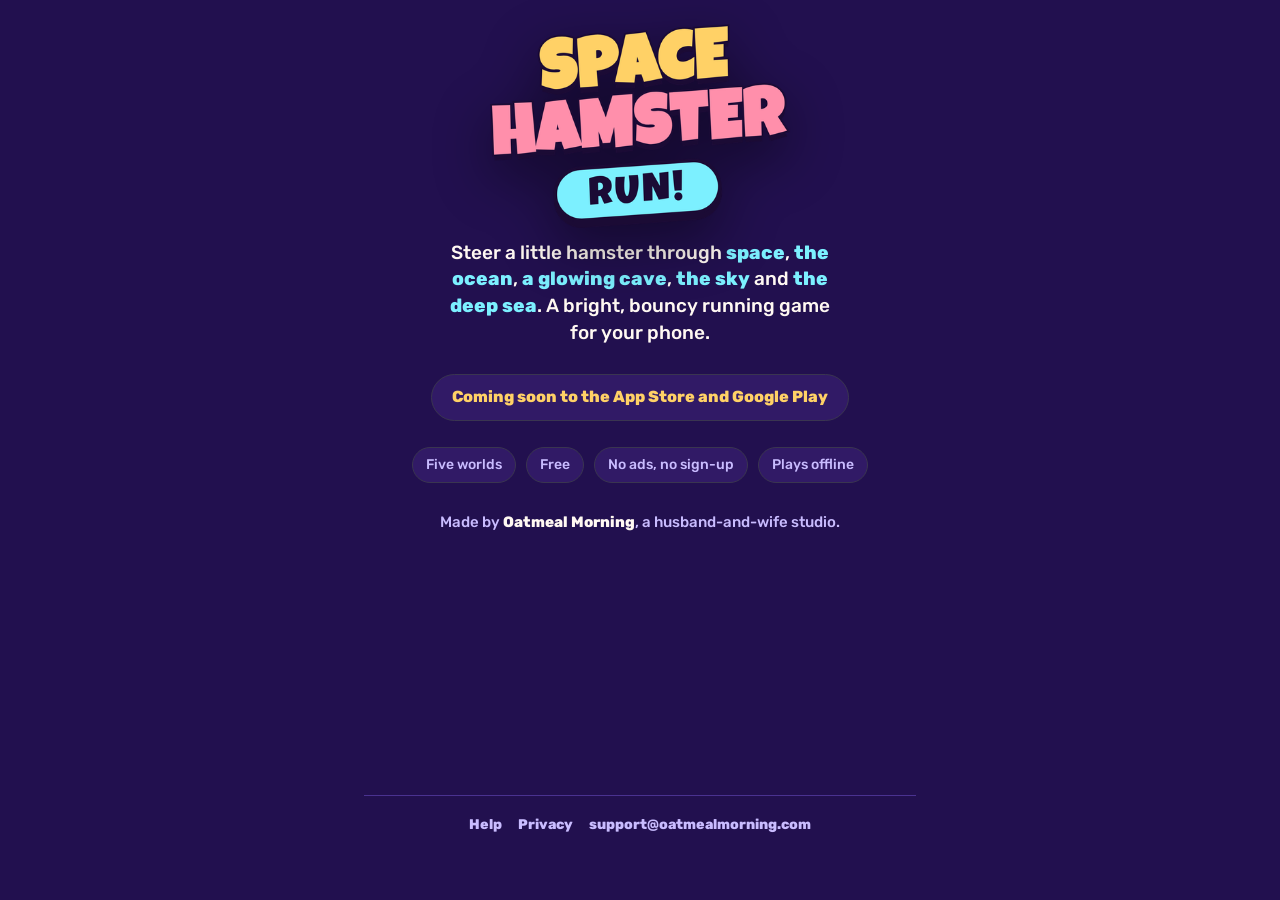
<file: index.html>
<!doctype html>
<html lang="en">
<head>
<meta charset="utf-8">
<meta name="viewport" content="width=device-width, initial-scale=1, viewport-fit=cover">
<meta name="theme-color" content="#22104f">
<title>Space Hamster Run — a hamster runner through 5 worlds</title>
<meta name="description" content="Run, jump and grab the nuts through five worlds: space, the ocean, a glowing cave, the sky and the deep sea. A free running game for iPhone and Android.">
<meta property="og:title" content="Space Hamster Run — a hamster runner through 5 worlds">
<meta property="og:description" content="Run, jump and grab the nuts through five bright worlds. Free on your phone.">
<meta property="og:type" content="website">
<meta property="og:url" content="https://spacehamster.oatmealmorning.com/">
<link rel="canonical" href="https://spacehamster.oatmealmorning.com/">
<meta property="og:image" content="https://spacehamster.oatmealmorning.com/preview.png">
<meta name="twitter:card" content="summary_large_image">
<link rel="icon" href="/favicon.png">
<link rel="apple-touch-icon" href="/apple-touch-icon.png">
<link rel="stylesheet" href="/site.css">
<style>
  /* Landing page only; everything else comes from /site.css (same look as /privacy/ and /support/). */
  .page{max-width:600px;min-height:100svh;display:flex;flex-direction:column;padding-top:16px}
  .page>main{flex:1}
  .land{text-align:center;margin:8px 0 0}
  .land .art{width:min(70vw,300px);height:auto;object-fit:contain;display:block;margin:0 auto 4px;filter:drop-shadow(0 18px 28px rgba(0,0,0,.45))}
  .land h1{font-size:clamp(34px,9vw,46px);letter-spacing:.02em;line-height:1.05}
  .vh{position:absolute;width:1px;height:1px;overflow:hidden;clip:rect(0 0 0 0);white-space:nowrap}  /* name is in the logo; heading kept for screen readers */
  .land .tag{margin:12px auto 0;max-width:34ch;color:var(--paper);font-size:19px;line-height:1.4}
  .land .tag b{color:var(--mint);font-weight:800}
  .stores{display:flex;flex-direction:column;gap:14px;align-items:center;margin:28px auto 0}
  .store{display:block;line-height:0;border-radius:9px;transition:transform .12s ease}
  .store img{height:60px;width:auto;display:block}
  .store:hover{text-decoration:none;transform:translateY(-1px)}
  .store:focus-visible{outline:3px solid var(--sun);outline-offset:3px}
  .soon[hidden]{display:none}
  .soon{display:inline-block;margin:28px auto 0;background:var(--grip);border:1px solid #3a3550;color:var(--sun);font-weight:800;font-size:16px;border-radius:999px;padding:10px 20px}
  .facts{list-style:none;display:flex;flex-wrap:wrap;justify-content:center;gap:8px 10px;padding:0;margin:26px 0 0;color:var(--lav);font-size:14px}
  .facts li{background:var(--grip);border:1px solid #3a3550;border-radius:999px;padding:6px 13px}
  .studio{margin:28px 0 0;text-align:center;color:var(--lav);font-size:15px}
  .studio a{color:var(--paper)}
  @media (min-width:640px){
    .stores{flex-direction:row;gap:18px;justify-content:center}
    .store img{height:64px}
  }
  footer{justify-content:center}
</style>
</head>
<body>
<div class="page">
  <main>
    <section class="land">
      <img class="art" src="/logo.png" alt="Space Hamster Run logo">
      <h1 class="vh">Space Hamster Run</h1>
      <p class="tag">Steer a little hamster through <b>space</b>, <b>the ocean</b>, <b>a glowing cave</b>, <b>the sky</b> and <b>the deep sea</b>. A bright, bouncy running game for your phone.</p>

      <nav class="stores" id="stores" aria-label="Download">
        <a class="store" id="storeIos" href="https://apps.apple.com/app/idXXXXXXXXXX" rel="noopener"><img src="/badge-app-store.svg" alt="Download on the App Store" width="180" height="60"></a>
        <a class="store" id="storeAndroid" href="https://play.google.com/store/apps/details?id=com.oatmealmorning.spacehamster" rel="noopener"><img src="/badge-google-play.png" alt="Get it on Google Play" width="202" height="60"></a>
      </nav>
      <p class="soon" id="soon" hidden>Coming soon to the App Store and Google Play</p>

      <ul class="facts">
        <li>Five worlds</li>
        <li>Free</li>
        <li>No ads, no sign-up</li>
        <li>Plays offline</li>
      </ul>

      <p class="studio">Made by <a href="https://oatmealmorning.com/">Oatmeal Morning</a>, a husband-and-wife studio.</p>
    </section>
  </main>

  <footer>
    <a href="/support/">Help</a>
    <a href="/privacy/">Privacy</a>
    <a href="mailto:support@oatmealmorning.com">support@oatmealmorning.com</a>
  </footer>
</div>

<script>
/* LAUNCH-DAY SWITCHES: set a store to true the day its link goes live. A store set to false has no button.
   While BOTH are false the page shows "Coming soon to the App Store and Google Play" instead (like sk8.oatmealmorning.com/get/).
   Before switching ios to true, put the real App Store id in the storeIos link above (it says idXXXXXXXXXX). */
const LIVE = { ios: false, android: false };

(function () {
  const ua = navigator.userAgent || '';
  const isIos = /iPhone|iPad|iPod/.test(ua) || (navigator.platform === 'MacIntel' && navigator.maxTouchPoints > 1);
  const isAndroid = /Android/.test(ua);
  const nav = document.getElementById('stores'), ios = document.getElementById('storeIos'), android = document.getElementById('storeAndroid');
  if (!LIVE.ios) ios.remove();
  if (!LIVE.android) android.remove();
  if (!LIVE.ios && !LIVE.android) { nav.remove(); document.getElementById('soon').hidden = false; }
  if (isAndroid && LIVE.android) nav.prepend(android);      // Android phones: Google Play first
  else if (isIos && LIVE.ios) nav.prepend(ios);             // iPhones: App Store first; computers keep both side by side
  window.shrDevice = isIos ? 'ios' : isAndroid ? 'android' : 'other';
})();
</script>
<script>
/* ---- analytics (PostHog, cookieless, no autocapture, no recordings) — same project and key as the game ---- */
const PH_KEY = 'phc_qo4wiAUHZxUNwLi2nGGmHVEUX4cZxUcMNEMy5vxG6jBW';
window.track = function(){};
if (PH_KEY) {
  !function(t,e){var o,n,p,r;e.__SV||(window.posthog=e,e._i=[],e.init=function(i,s,a){function g(t,e){var o=e.split(".");2==o.length&&(t=t[o[0]],e=o[1]),t[e]=function(){t.push([e].concat(Array.prototype.slice.call(arguments,0)))}}(p=t.createElement("script")).type="text/javascript",p.crossOrigin="anonymous",p.async=!0,p.src=s.api_host.replace(".i.posthog.com","-assets.i.posthog.com")+"/static/array.js",(r=t.getElementsByTagName("script")[0]).parentNode.insertBefore(p,r);var u=e;for(void 0!==a?u=e[a]=[]:a="posthog",u.people=u.people||[],u.toString=function(t){var e="posthog";return"posthog"!==a&&(e+="."+a),t||(e+=" (stub)"),e},u.people.toString=function(){return u.toString(1)+".people (stub)"},o="init capture register register_once unregister opt_out_capturing has_opted_out_capturing opt_in_capturing reset isFeatureEnabled onFeatureFlags getFeatureFlag getFeatureFlagPayload reloadFeatureFlags group identify setPersonProperties alias".split(" "),n=0;n<o.length;n++)g(u,o[n]);e._i.push([i,s,a])},e.__SV=1)}(document,window.posthog||[]);
  posthog.init(PH_KEY, { api_host: 'https://us.i.posthog.com', persistence: 'memory', capture_pageview: true, autocapture: false, disable_session_recording: true });
  posthog.register({ app: 'spacehamster', page: 'home', platform: 'web', device: window.shrDevice });
  window.track = (ev, props, opts) => { try { posthog.capture(ev, props, opts); } catch (e) {} };
}
document.querySelectorAll('.store').forEach(a => a.addEventListener('click', () => track('store_click', { store: a.id === 'storeIos' ? 'app_store' : 'google_play' }, { transport: 'sendBeacon' })));
</script>
</body>
</html>
</file>
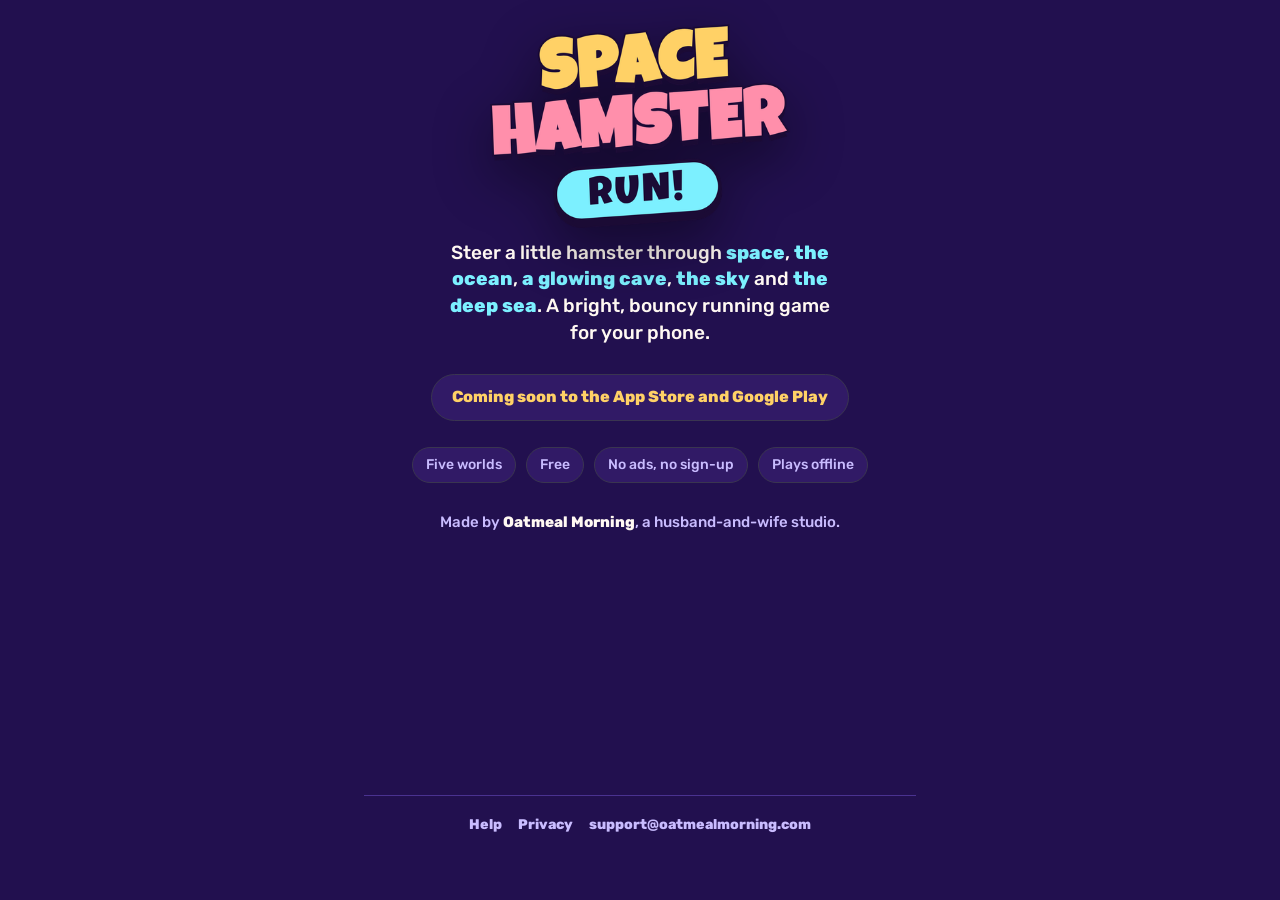
<file: get/index.html>
<!doctype html>
<html lang="en">
<head>
<meta charset="utf-8">
<meta name="viewport" content="width=device-width, initial-scale=1, viewport-fit=cover">
<meta name="theme-color" content="#22104f">
<title>Get Space Hamster Run — a hamster runner through 5 worlds</title>
<meta name="description" content="Run, jump and grab the nuts through five worlds: space, the ocean, a glowing cave, the sky and the deep sea. A free running game for iPhone and Android.">
<meta property="og:title" content="Space Hamster Run — a hamster runner through 5 worlds">
<meta property="og:description" content="Run, jump and grab the nuts through five bright worlds. Free on your phone.">
<meta property="og:type" content="website">
<meta property="og:url" content="https://spacehamster.oatmealmorning.com/get/">
<meta property="og:image" content="https://spacehamster.oatmealmorning.com/preview.png">
<meta name="twitter:card" content="summary_large_image">
<link rel="icon" href="/favicon.png">
<link rel="apple-touch-icon" href="/apple-touch-icon.png">
<link rel="stylesheet" href="/site.css">
<style>
  /* Landing page only; everything else comes from /site.css (same look as /privacy/ and /support/). */
  .page{max-width:600px;min-height:100svh;display:flex;flex-direction:column;padding-top:16px}
  .page>main{flex:1}
  .land{text-align:center;margin:8px 0 0}
  .land .art{width:min(70vw,300px);height:auto;object-fit:contain;display:block;margin:0 auto 4px;filter:drop-shadow(0 18px 28px rgba(0,0,0,.45))}
  .land h1{font-size:clamp(34px,9vw,46px);letter-spacing:.02em;line-height:1.05}
  .vh{position:absolute;width:1px;height:1px;overflow:hidden;clip:rect(0 0 0 0);white-space:nowrap}  /* name is in the logo; heading kept for screen readers */
  .land .tag{margin:12px auto 0;max-width:34ch;color:var(--paper);font-size:19px;line-height:1.4}
  .land .tag b{color:var(--mint);font-weight:800}
  .stores{display:flex;flex-direction:column;gap:14px;align-items:center;margin:28px auto 0}
  .store{display:block;line-height:0;border-radius:9px;transition:transform .12s ease}
  .store img{height:60px;width:auto;display:block}
  .store:hover{text-decoration:none;transform:translateY(-1px)}
  .store:focus-visible{outline:3px solid var(--sun);outline-offset:3px}
  .soon[hidden]{display:none}
  .soon{display:inline-block;margin:28px auto 0;background:var(--grip);border:1px solid #3a3550;color:var(--sun);font-weight:800;font-size:16px;border-radius:999px;padding:10px 20px}
  .facts{list-style:none;display:flex;flex-wrap:wrap;justify-content:center;gap:8px 10px;padding:0;margin:26px 0 0;color:var(--lav);font-size:14px}
  .facts li{background:var(--grip);border:1px solid #3a3550;border-radius:999px;padding:6px 13px}
  .studio{margin:28px 0 0;text-align:center;color:var(--lav);font-size:15px}
  .studio a{color:var(--paper)}
  @media (min-width:640px){
    .stores{flex-direction:row;gap:18px;justify-content:center}
    .store img{height:64px}
  }
  footer{justify-content:center}
</style>
</head>
<body>
<div class="page">
  <main>
    <section class="land">
      <img class="art" src="/logo.png" alt="Space Hamster Run logo">
      <h1 class="vh">Space Hamster Run</h1>
      <p class="tag">Steer a little hamster through <b>space</b>, <b>the ocean</b>, <b>a glowing cave</b>, <b>the sky</b> and <b>the deep sea</b>. A bright, bouncy running game for your phone.</p>

      <nav class="stores" id="stores" aria-label="Download">
        <a class="store" id="storeIos" href="https://apps.apple.com/app/idXXXXXXXXXX" rel="noopener"><img src="/badge-app-store.svg" alt="Download on the App Store" width="180" height="60"></a>
        <a class="store" id="storeAndroid" href="https://play.google.com/store/apps/details?id=com.oatmealmorning.spacehamster" rel="noopener"><img src="/badge-google-play.png" alt="Get it on Google Play" width="202" height="60"></a>
      </nav>
      <p class="soon" id="soon" hidden>Coming soon to the App Store and Google Play</p>

      <ul class="facts">
        <li>Five worlds</li>
        <li>Free</li>
        <li>No ads, no sign-up</li>
        <li>Plays offline</li>
      </ul>

      <p class="studio">Made by <a href="https://oatmealmorning.com/">Oatmeal Morning</a>, a husband-and-wife studio.</p>
    </section>
  </main>

  <footer>
    <a href="/support/">Help</a>
    <a href="/privacy/">Privacy</a>
    <a href="mailto:support@oatmealmorning.com">support@oatmealmorning.com</a>
  </footer>
</div>

<script>
/* LAUNCH-DAY SWITCHES: set a store to true the day its link goes live. A store set to false has no button.
   While BOTH are false the page shows "Coming soon to the App Store and Google Play" instead (like sk8.oatmealmorning.com/get/).
   Before switching ios to true, put the real App Store id in the storeIos link above (it says idXXXXXXXXXX). */
const LIVE = { ios: false, android: false };

(function () {
  const ua = navigator.userAgent || '';
  const isIos = /iPhone|iPad|iPod/.test(ua) || (navigator.platform === 'MacIntel' && navigator.maxTouchPoints > 1);
  const isAndroid = /Android/.test(ua);
  const nav = document.getElementById('stores'), ios = document.getElementById('storeIos'), android = document.getElementById('storeAndroid');
  if (!LIVE.ios) ios.remove();
  if (!LIVE.android) android.remove();
  if (!LIVE.ios && !LIVE.android) { nav.remove(); document.getElementById('soon').hidden = false; }
  if (isAndroid && LIVE.android) nav.prepend(android);      // Android phones: Google Play first
  else if (isIos && LIVE.ios) nav.prepend(ios);             // iPhones: App Store first; computers keep both side by side
  window.shrDevice = isIos ? 'ios' : isAndroid ? 'android' : 'other';
})();
</script>
<script>
/* ---- analytics (PostHog, cookieless, no autocapture, no recordings) — same project and key as the game ---- */
const PH_KEY = 'phc_qo4wiAUHZxUNwLi2nGGmHVEUX4cZxUcMNEMy5vxG6jBW';
window.track = function(){};
if (PH_KEY) {
  !function(t,e){var o,n,p,r;e.__SV||(window.posthog=e,e._i=[],e.init=function(i,s,a){function g(t,e){var o=e.split(".");2==o.length&&(t=t[o[0]],e=o[1]),t[e]=function(){t.push([e].concat(Array.prototype.slice.call(arguments,0)))}}(p=t.createElement("script")).type="text/javascript",p.crossOrigin="anonymous",p.async=!0,p.src=s.api_host.replace(".i.posthog.com","-assets.i.posthog.com")+"/static/array.js",(r=t.getElementsByTagName("script")[0]).parentNode.insertBefore(p,r);var u=e;for(void 0!==a?u=e[a]=[]:a="posthog",u.people=u.people||[],u.toString=function(t){var e="posthog";return"posthog"!==a&&(e+="."+a),t||(e+=" (stub)"),e},u.people.toString=function(){return u.toString(1)+".people (stub)"},o="init capture register register_once unregister opt_out_capturing has_opted_out_capturing opt_in_capturing reset isFeatureEnabled onFeatureFlags getFeatureFlag getFeatureFlagPayload reloadFeatureFlags group identify setPersonProperties alias".split(" "),n=0;n<o.length;n++)g(u,o[n]);e._i.push([i,s,a])},e.__SV=1)}(document,window.posthog||[]);
  posthog.init(PH_KEY, { api_host: 'https://us.i.posthog.com', persistence: 'memory', capture_pageview: true, autocapture: false, disable_session_recording: true });
  posthog.register({ app: 'spacehamster', page: 'get', platform: 'web', device: window.shrDevice });
  window.track = (ev, props, opts) => { try { posthog.capture(ev, props, opts); } catch (e) {} };
}
document.querySelectorAll('.store').forEach(a => a.addEventListener('click', () => track('store_click', { store: a.id === 'storeIos' ? 'app_store' : 'google_play' }, { transport: 'sendBeacon' })));
</script>
</body>
</html>
</file>
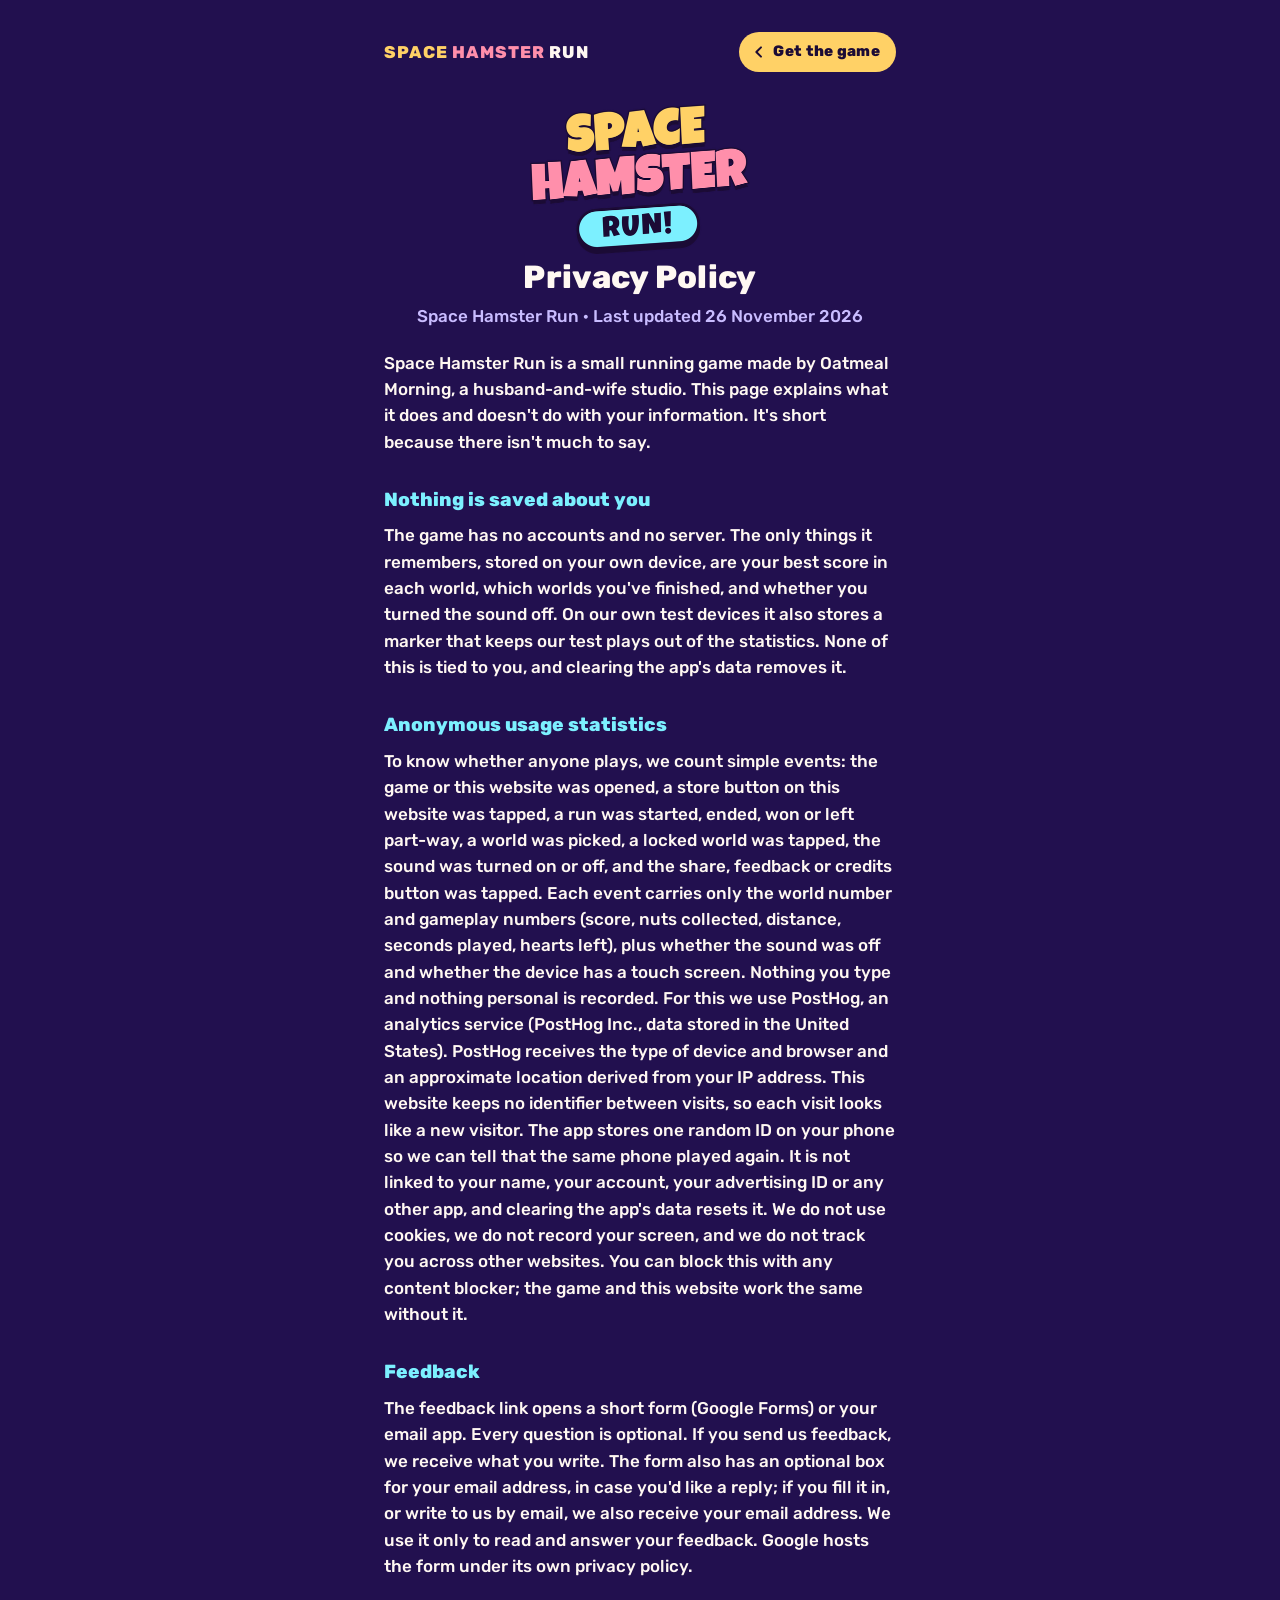
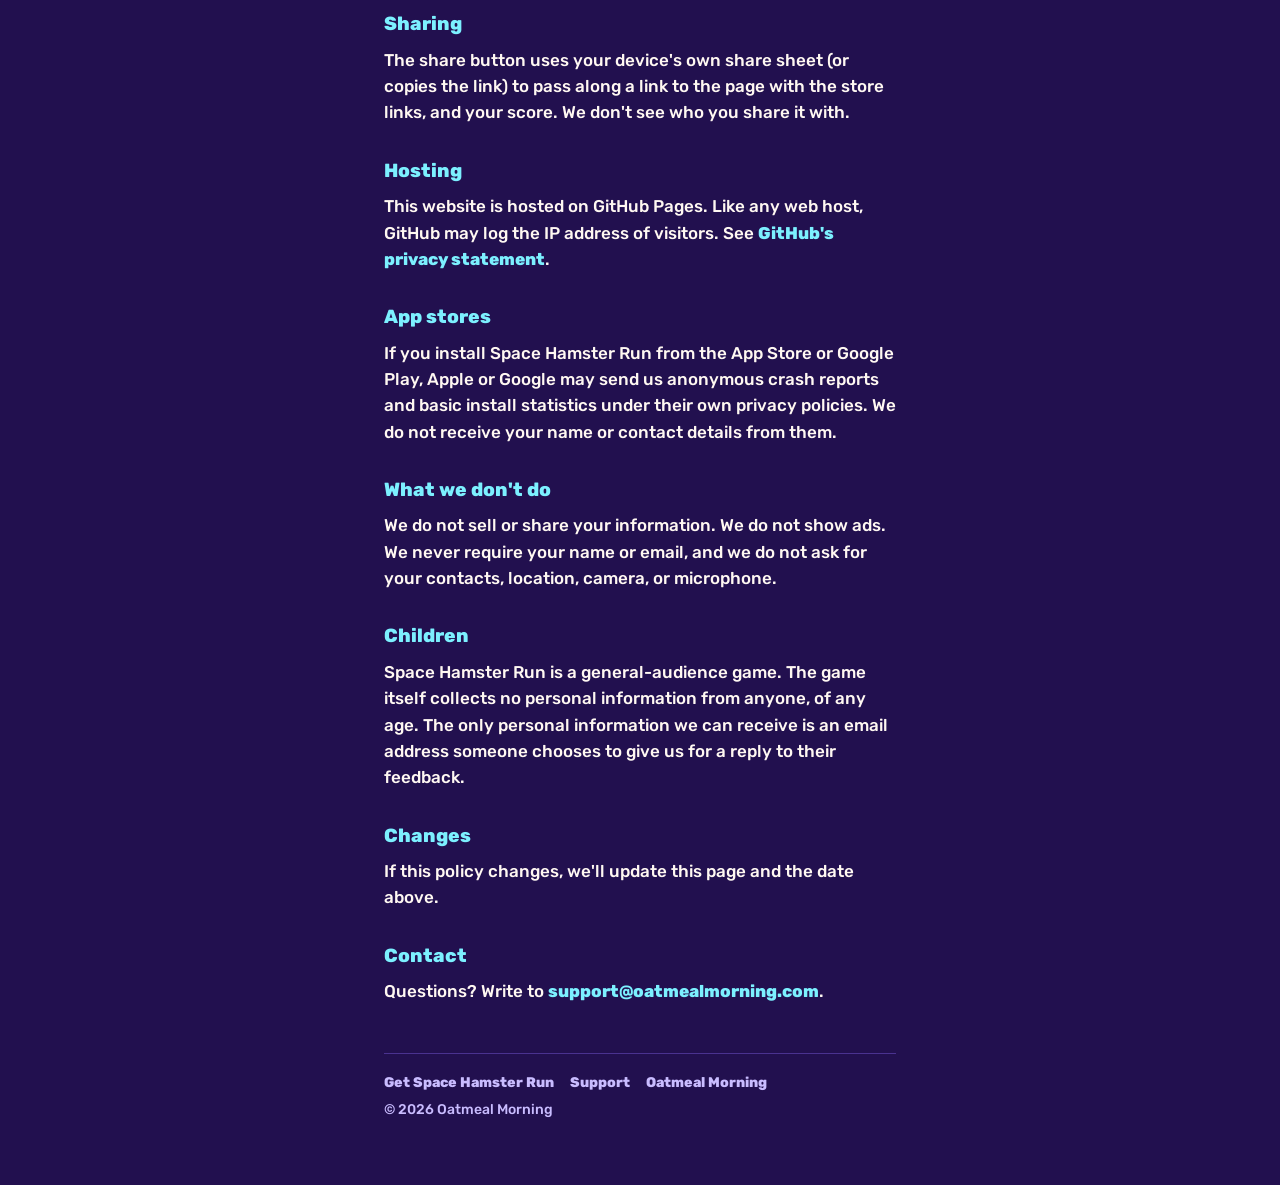
<file: privacy/index.html>
<!doctype html>
<html lang="en">
<head>
<meta charset="utf-8">
<meta name="viewport" content="width=device-width, initial-scale=1">
<meta name="theme-color" content="#22104f">
<title>Privacy Policy – Space Hamster Run</title>
<meta name="description" content="What Space Hamster Run does and doesn't do with your information. Short version: no accounts, no ads, nothing personal.">
<meta property="og:type" content="website">
<meta property="og:title" content="Privacy Policy – Space Hamster Run">
<meta property="og:description" content="No accounts, no ads, nothing personal. Just a hamster grabbing nuts.">
<meta property="og:url" content="https://spacehamster.oatmealmorning.com/privacy/">
<meta property="og:image" content="https://spacehamster.oatmealmorning.com/preview.png">
<link rel="icon" href="https://spacehamster.oatmealmorning.com/favicon.png">
<link rel="stylesheet" href="/site.css">
</head>
<body>
<div class="page">
  <header class="top">
    <a class="brand" href="/" aria-label="Space Hamster Run – home"><span class="a">SPACE</span> <span class="b">HAMSTER</span> RUN</a>
    <a class="back" href="/"><svg viewBox="0 0 24 24" aria-hidden="true"><path d="M15 5l-7 7 7 7"/></svg>Get the game</a>
  </header>

  <section class="hero">
    <img src="/logo.png" alt="">
    <h1>Privacy Policy</h1>
    <p class="sub">Space Hamster Run &middot; Last updated 26 November 2026</p>
  </section>

  <p>Space Hamster Run is a small running game made by Oatmeal Morning, a husband-and-wife studio. This page explains what it does and doesn't do with your information. It's short because there isn't much to say.</p>

  <h2>Nothing is saved about you</h2>
  <p>The game has no accounts and no server. The only things it remembers, stored on your own device, are your best score in each world, which worlds you've finished, and whether you turned the sound off. On our own test devices it also stores a marker that keeps our test plays out of the statistics. None of this is tied to you, and clearing the app's data removes it.</p>

  <h2>Anonymous usage statistics</h2>
  <p>To know whether anyone plays, we count simple events: the game or this website was opened, a store button on this website was tapped, a run was started, ended, won or left part-way, a world was picked, a locked world was tapped, the sound was turned on or off, and the share, feedback or credits button was tapped. Each event carries only the world number and gameplay numbers (score, nuts collected, distance, seconds played, hearts left), plus whether the sound was off and whether the device has a touch screen. Nothing you type and nothing personal is recorded. For this we use PostHog, an analytics service (PostHog Inc., data stored in the United States). PostHog receives the type of device and browser and an approximate location derived from your IP address. This website keeps no identifier between visits, so each visit looks like a new visitor. The app stores one random ID on your phone so we can tell that the same phone played again. It is not linked to your name, your account, your advertising ID or any other app, and clearing the app's data resets it. We do not use cookies, we do not record your screen, and we do not track you across other websites. You can block this with any content blocker; the game and this website work the same without it.</p>

  <h2>Feedback</h2>
  <p>The feedback link opens a short form (Google Forms) or your email app. Every question is optional. If you send us feedback, we receive what you write. The form also has an optional box for your email address, in case you'd like a reply; if you fill it in, or write to us by email, we also receive your email address. We use it only to read and answer your feedback. Google hosts the form under its own privacy policy.</p>

  <h2>Sharing</h2>
  <p>The share button uses your device's own share sheet (or copies the link) to pass along a link to the page with the store links, and your score. We don't see who you share it with.</p>

  <h2>Hosting</h2>
  <p>This website is hosted on GitHub Pages. Like any web host, GitHub may log the IP address of visitors. See <a href="https://docs.github.com/en/site-policy/privacy-policies/github-general-privacy-statement" rel="noopener">GitHub's privacy statement</a>.</p>

  <h2>App stores</h2>
  <p>If you install Space Hamster Run from the App Store or Google Play, Apple or Google may send us anonymous crash reports and basic install statistics under their own privacy policies. We do not receive your name or contact details from them.</p>

  <h2>What we don't do</h2>
  <p>We do not sell or share your information. We do not show ads. We never require your name or email, and we do not ask for your contacts, location, camera, or microphone.</p>

  <h2>Children</h2>
  <p>Space Hamster Run is a general-audience game. The game itself collects no personal information from anyone, of any age. The only personal information we can receive is an email address someone chooses to give us for a reply to their feedback.</p>

  <h2>Changes</h2>
  <p>If this policy changes, we'll update this page and the date above.</p>

  <h2>Contact</h2>
  <p>Questions? Write to <a href="mailto:support@oatmealmorning.com">support@oatmealmorning.com</a>.</p>

  <footer>
    <a href="/">Get Space Hamster Run</a>
    <a href="/support/">Support</a>
    <a href="https://oatmealmorning.com/">Oatmeal Morning</a>
    <span>&copy; 2026 Oatmeal Morning</span>
  </footer>
</div>
</body>
</html>
</file>
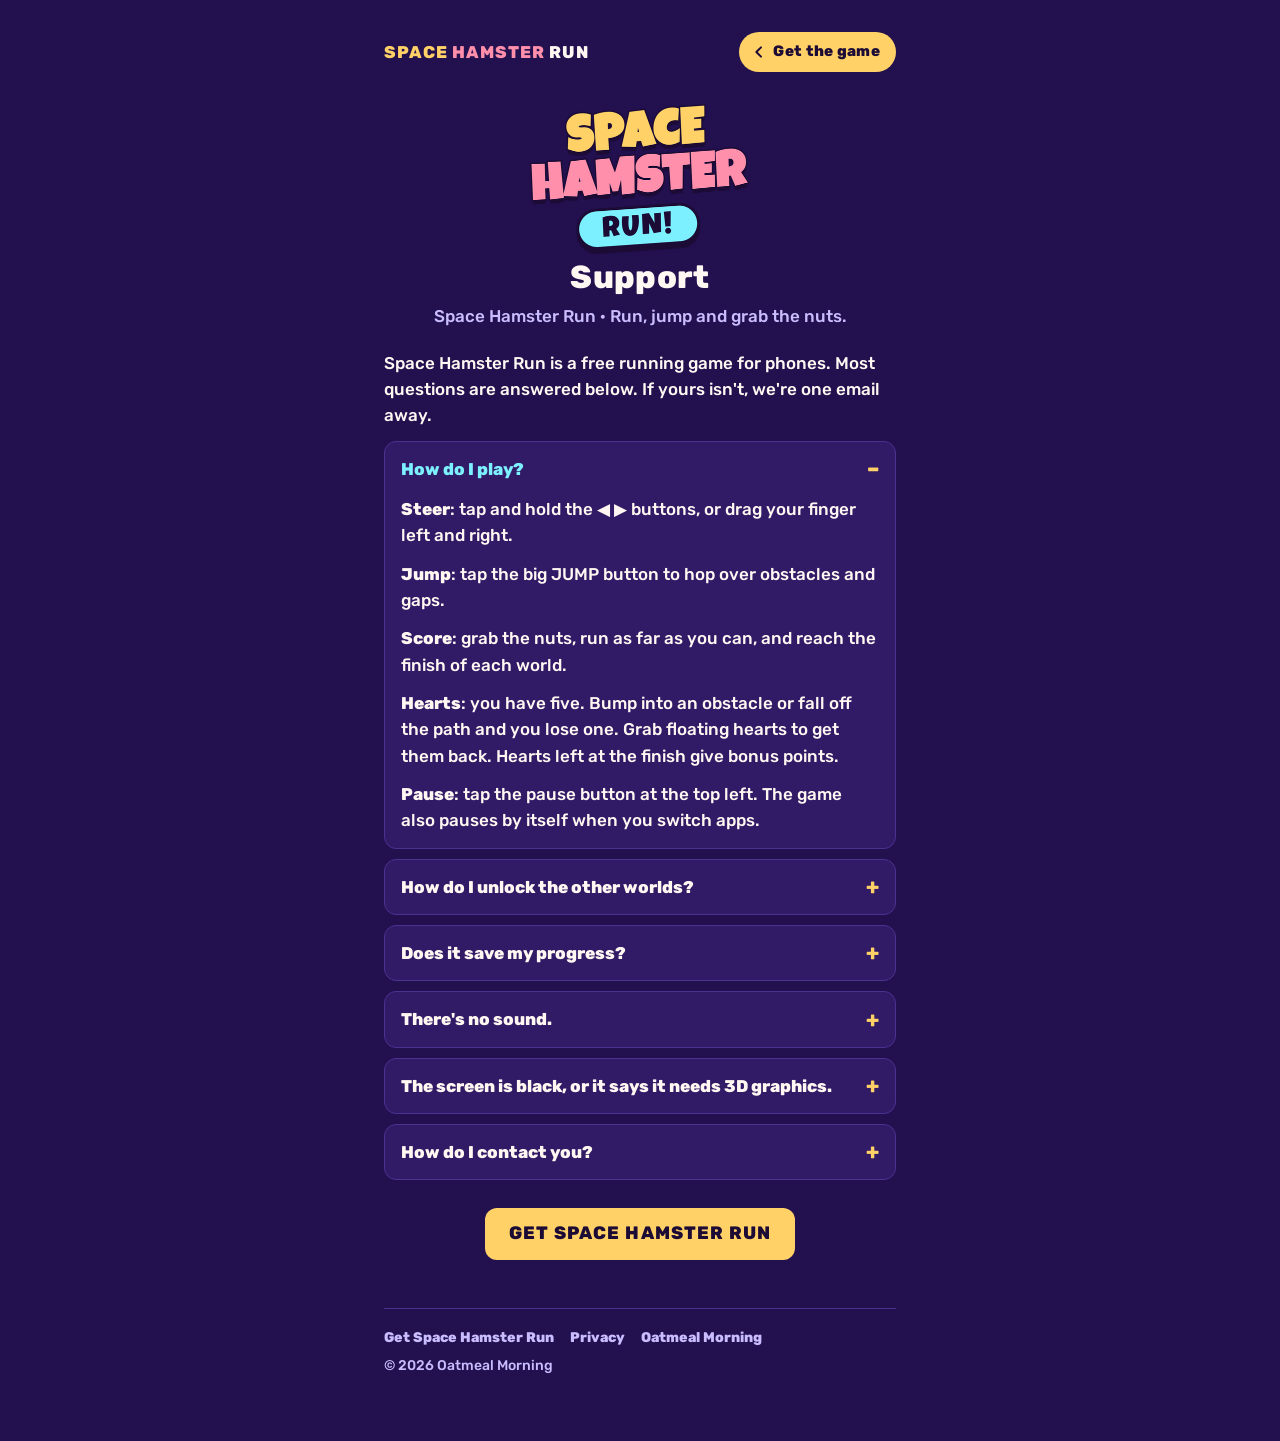
<file: support/index.html>
<!doctype html>
<html lang="en">
<head>
<meta charset="utf-8">
<meta name="viewport" content="width=device-width, initial-scale=1">
<meta name="theme-color" content="#22104f">
<title>Support – Space Hamster Run</title>
<meta name="description" content="Help for Space Hamster Run: controls, worlds, sound, saving, and how to reach us.">
<meta property="og:type" content="website">
<meta property="og:title" content="Support – Space Hamster Run">
<meta property="og:description" content="Controls, worlds, sound, and how to reach us.">
<meta property="og:url" content="https://spacehamster.oatmealmorning.com/support/">
<meta property="og:image" content="https://spacehamster.oatmealmorning.com/preview.png">
<link rel="icon" href="https://spacehamster.oatmealmorning.com/favicon.png">
<link rel="stylesheet" href="/site.css">
</head>
<body>
<div class="page">
  <header class="top">
    <a class="brand" href="/" aria-label="Space Hamster Run – home"><span class="a">SPACE</span> <span class="b">HAMSTER</span> RUN</a>
    <a class="back" href="/"><svg viewBox="0 0 24 24" aria-hidden="true"><path d="M15 5l-7 7 7 7"/></svg>Get the game</a>
  </header>

  <section class="hero">
    <img src="/logo.png" alt="">
    <h1>Support</h1>
    <p class="sub">Space Hamster Run &middot; Run, jump and grab the nuts.</p>
  </section>

  <p>Space Hamster Run is a free running game for phones. Most questions are answered below. If yours isn't, we're one email away.</p>

  <div class="faq">
    <details open>
      <summary>How do I play?</summary>
      <div class="body">
        <p><strong>Steer</strong>: tap and hold the &#9664; &#9654; buttons, or drag your finger left and right.</p>
        <p><strong>Jump</strong>: tap the big JUMP button to hop over obstacles and gaps.</p>
        <p><strong>Score</strong>: grab the nuts, run as far as you can, and reach the finish of each world.</p>
        <p><strong>Hearts</strong>: you have five. Bump into an obstacle or fall off the path and you lose one. Grab floating hearts to get them back. Hearts left at the finish give bonus points.</p>
        <p><strong>Pause</strong>: tap the pause button at the top left. The game also pauses by itself when you switch apps.</p>
      </div>
    </details>

    <details>
      <summary>How do I unlock the other worlds?</summary>
      <div class="body">
        <p>There are five worlds: Space, Ocean, Cave, Sky and Deep Sea. Each one unlocks when you reach the finish of the one before it. Tap any unlocked world on the start screen to fly there, then tap RUN!</p>
      </div>
    </details>

    <details>
      <summary>Does it save my progress?</summary>
      <div class="body">
        <p>Yes, on your own device only: your best score in each world, which worlds you've finished, and your sound setting. There are no accounts, so clearing the app's data or deleting the app resets everything.</p>
      </div>
    </details>

    <details>
      <summary>There's no sound.</summary>
      <div class="body">
        <p>Check the speaker button at the top right of the start screen (or SOUND in the pause menu). Phones only play sound after you tap something, so sound starts with your first tap on RUN! If it's still silent, turn up your phone's media volume.</p>
      </div>
    </details>

    <details>
      <summary>The screen is black, or it says it needs 3D graphics.</summary>
      <div class="body">
        <p>The game uses 3D graphics, which every recent phone supports. Update your phone's software and the Google Chrome app (Android uses it to draw the game), then open Space Hamster Run again.</p>
      </div>
    </details>


    <details>
      <summary>How do I contact you?</summary>
      <div class="body">
        <p>Email <a href="mailto:support@oatmealmorning.com">support@oatmealmorning.com</a>. We're a two-person studio, so you'll get a real person, usually within a few days. Bugs, high scores and ideas for new worlds all welcome.</p>
      </div>
    </details>
  </div>

  <p style="margin-top:28px;text-align:center"><a class="btn" href="/">Get Space Hamster Run</a></p>

  <footer>
    <a href="/">Get Space Hamster Run</a>
    <a href="/privacy/">Privacy</a>
    <a href="https://oatmealmorning.com/">Oatmeal Morning</a>
    <span>&copy; 2026 Oatmeal Morning</span>
  </footer>
</div>
</body>
</html>
</file>
<file: site.css>
/* Space Hamster Run pages. Rubik embedded (SIL OFL 1.1), same files the game ships. */
@font-face{font-family:"Rubik";font-style:normal;font-weight:500;font-display:swap;src:url([data-uri]) format("woff2");;font-display:swap}
@font-face{font-family:"Rubik";font-style:normal;font-weight:800;font-display:swap;src:url([data-uri]) format("woff2");;font-display:swap}

:root{--night:#22104f;--ink:#1b0b35;--grip:#311a66;--mint:#7cf0ff;--pink:#ff8fab;--sun:#ffd166;--lav:#c9bcff;--paper:#fff8f2;--muted:#c9bcff;color-scheme:dark}
*{box-sizing:border-box}
html{-webkit-text-size-adjust:100%}
body{margin:0;background:var(--night);color:var(--paper);font-family:"Rubik",system-ui,sans-serif;font-weight:500;font-size:17px;line-height:1.55;-webkit-tap-highlight-color:transparent}
a{color:var(--mint);text-decoration:none;font-weight:800}
a:hover{text-decoration:underline}
a:focus-visible{outline:2px solid var(--sun);outline-offset:2px;border-radius:4px}
.page{max-width:560px;margin:0 auto;padding:24px max(24px,env(safe-area-inset-left,0px)) 64px}
@media (max-width:380px){.page{padding-inline:18px}}
.top{display:flex;align-items:center;justify-content:space-between;gap:12px;height:56px}
.brand{font-weight:800;font-size:17px;letter-spacing:.06em;color:var(--paper)}
.brand .a{color:var(--sun)}.brand .b{color:var(--pink)}
.back{display:inline-flex;align-items:center;gap:6px;background:var(--sun);color:var(--ink);font-weight:800;font-size:15px;border-radius:999px;padding:8px 16px 8px 12px;letter-spacing:.02em}
.back:hover{text-decoration:none;filter:brightness(1.05)}
.back svg{width:16px;height:16px;stroke:currentColor;stroke-width:3;fill:none;stroke-linecap:round;stroke-linejoin:round}
.hero{text-align:center;margin:24px 0 20px}
.hero img{width:220px;height:150px;object-fit:contain;margin:0 auto 6px;display:block}
h1{margin:0;font-weight:800;font-size:32px;line-height:1.1;letter-spacing:.01em}
.sub{margin:8px 0 0;color:var(--lav);font-weight:500}
h2{margin:30px 0 8px;font-size:19px;font-weight:800;color:var(--mint)}
p{margin:0 0 12px}
.note{background:var(--grip);border-left:4px solid var(--pink);border-radius:10px;padding:14px 16px;margin:14px 0}
.faq details{border:1px solid #4a3290;border-radius:12px;margin:0 0 10px;background:var(--grip)}
.faq summary{cursor:pointer;list-style:none;padding:14px 16px;font-weight:800;display:flex;justify-content:space-between;align-items:center;gap:12px}
.faq summary::-webkit-details-marker{display:none}
.faq summary::after{content:"+";color:var(--sun);font-size:22px;line-height:1;flex:none}
.faq details[open] summary::after{content:"\2013"}
.faq details[open] summary{color:var(--mint)}
.faq .body{padding:0 16px 14px}
.faq .body p:last-child{margin-bottom:0}
code{font-family:ui-monospace,SFMono-Regular,Menlo,monospace;font-size:.92em;background:#4a3290;padding:1px 6px;border-radius:5px}
.btn{display:inline-block;background:var(--sun);color:var(--ink);border-radius:12px;padding:12px 24px;font-weight:900;font-size:18px;letter-spacing:.06em;text-transform:uppercase}
.btn:hover{text-decoration:none;filter:brightness(1.05)}
footer{margin-top:48px;padding-top:18px;border-top:1px solid #4a3290;color:var(--lav);font-size:14px;font-weight:500;display:flex;flex-wrap:wrap;gap:6px 16px;align-items:center}
footer a{color:var(--lav)}
@media (prefers-reduced-motion:reduce){*{animation:none!important;transition:none!important}}
</file>
